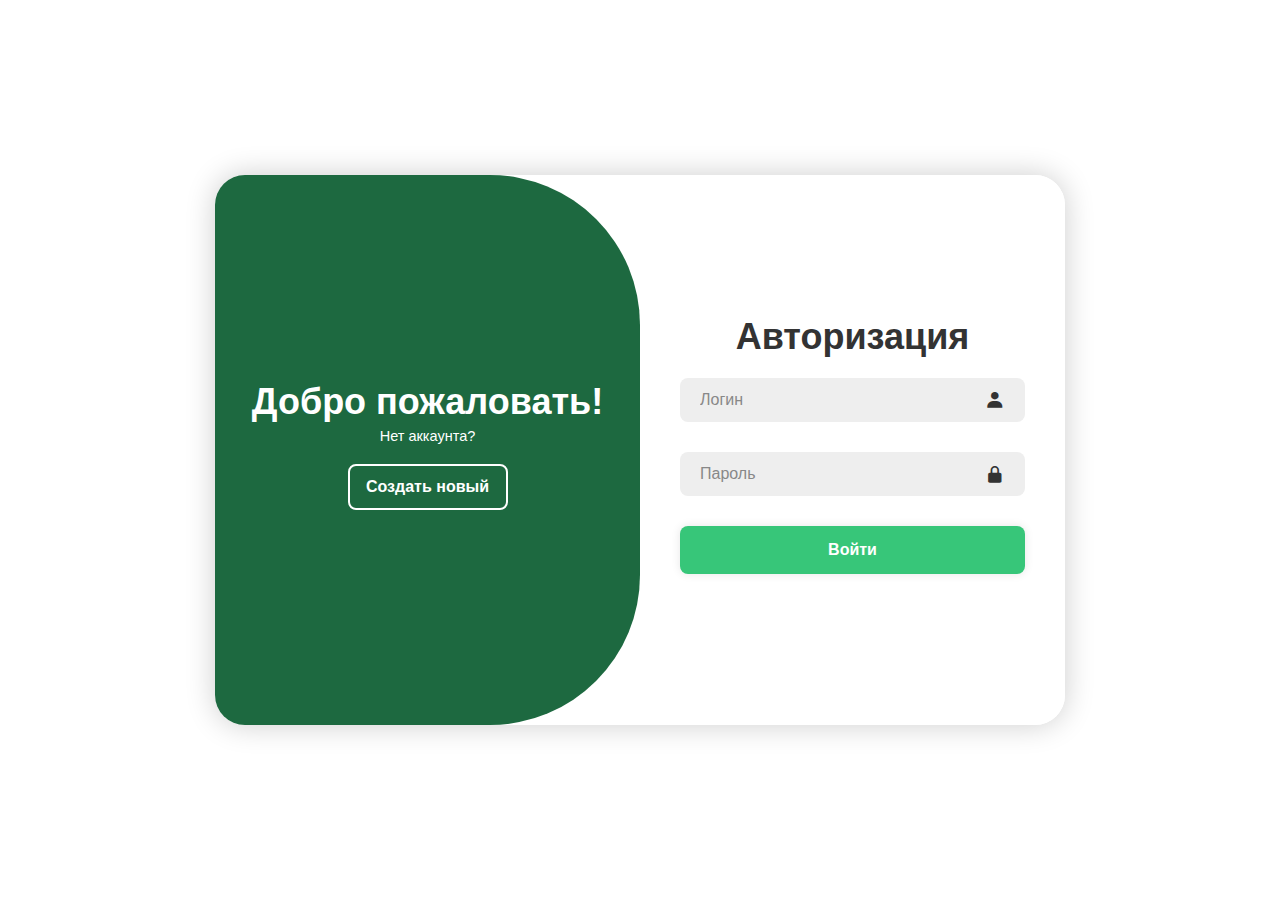
<file: src/main/resources/static/auth.html>
<!DOCTYPE html>
<html lang="en">
<head>
    <meta charset="UTF-8">
    <meta name="viewport" content="width=device-width, initial-scale=1.0">
    <title>Спизжено и переделано</title>
    <link rel="stylesheet" href="./css/auth.css">
    <link href='https://unpkg.com/boxicons@2.1.4/css/boxicons.min.css' rel='stylesheet'>
</head>
<body>
    <div class="container">
        <div class="form-box login">
            <form action="#">
                <h1>Авторизация</h1>
                <div class="input-box">
                    <input type="text" placeholder="Логин" required>
                    <i class='bx bxs-user'></i>
                </div>
                <div class="input-box">
                    <input type="password" placeholder="Пароль" required>
                    <i class='bx bxs-lock-alt' ></i>
                </div>
                <button type="submit" class="btn">Войти</button>
            </form>
        </div>

        <div class="form-box register">
            <form action="#">
                <h1>Регистрация</h1>
                <div class="input-box">
                    <input type="text" placeholder="Логин" required>
                    <i class='bx bxs-user'></i>
                </div>
                <div class="input-box">
                    <input type="email" placeholder="Электронная почта" required>
                    <i class='bx bxs-envelope' ></i>
                </div>
                <div class="input-box">
                    <input type="password" placeholder="Пароль" required>
                    <i class='bx bxs-lock-alt' ></i>
                </div>
                <button type="submit" class="btn">Создать</button>
            </form>
        </div>

        <div class="toggle-box">
            <div class="toggle-panel toggle-left">
                <h1>Добро пожаловать!</h1>
                <p>Нет аккаунта?</p>
                <button class="btn register-btn">Создать новый</button>
            </div>

            <div class="toggle-panel toggle-right">
                <h1>С возвращением!</h1>
                <p>Уже есть аккаунт?</p>
                <button class="btn login-btn">Войти</button>
            </div>
        </div>
    </div>

    <script src="./js/auth.js"></script>
</body>
</html>
</file>
<file: src/main/resources/static/css/auth.css>
* {
    margin: 0;
    padding: 0;
    box-sizing: border-box;
    font-family: "Poppins", sans-serif;
    text-decoration: none;
    list-style: none;
}

body {
    display: flex;
    justify-content: center;
    align-items: center;
    min-height: 100vh;
    background: linear-gradient(90deg, #fff, #fff);
}

.container {
    position: relative;
    width: 850px;
    height: 550px;
    background: #fff;
    margin: 20px;
    border-radius: 30px;
    box-shadow: 0 0 30px rgba(0, 0, 0, .2);
    overflow: hidden;
}

.container h1 {
    font-size: 36px;
    margin: -10px 0;
}

.container p {
    font-size: 14.5px;
    margin: 15px 0;
}

form {
    width: 100%;
}

.form-box {
    position: absolute;
    right: 0;
    width: 50%;
    height: 100%;
    background: #fff;
    display: flex;
    align-items: center;
    color: #333;
    text-align: center;
    padding: 40px;
    z-index: 1;
    transition: .6s ease-in-out 1.2s, visibility 0s 1s;
}

.container.active .form-box {
    right: 50%;
}

.form-box.register {
    visibility: hidden;
}

.container.active .form-box.register {
    visibility: visible;
}

.input-box {
    position: relative;
    margin: 30px 0;
}

.input-box input {
    width: 100%;
    padding: 13px 50px 13px 20px;
    background: #eee;
    border-radius: 8px;
    border: none;
    outline: none;
    font-size: 16px;
    color: #333;
    font-weight: 500;
}

.input-box input::placeholder {
    color: #888;
    font-weight: 400;
}

.input-box i {
    position: absolute;
    right: 20px;
    top: 50%;
    transform: translateY(-50%);
    font-size: 20px;
}

.forgot-link {
    margin: -15px 0 15px;
}

.forgot-link a {
    font-size: 14.5px;
    color: #333;
}

.btn {
    width: 100%;
    height: 48px;
    background: #37C679;
    border-radius: 8px;
    box-shadow: 0 0 10px rgba(0, 0, 0, .1);
    border: none;
    cursor: pointer;
    font-size: 16px;
    color: #fff;
    font-weight: 600;
}

.social-icons {
    display: flex;
    justify-content: center;
}

.social-icons a {
    display: inline-flex;
    padding: 10px;
    border: 2px solid #ccc;
    border-radius: 8px;
    font-size: 24px;
    color: #333;
    margin: 0 8px;
}

.toggle-box {
    position: absolute;
    width: 100%;
    height: 100%;
}

.toggle-box::before {
    content: '';
    position: absolute;
    left: -250%;
    width: 300%;
    height: 100%;
    background: #1D6940;
    /* border: 2px solid red; */
    border-radius: 150px;
    z-index: 2;
    transition: 1.8s ease-in-out;
}

.container.active .toggle-box::before {
    left: 50%;
}

.toggle-panel {
    position: absolute;
    width: 50%;
    height: 100%;
    /* background: seagreen; */
    color: #fff;
    display: flex;
    flex-direction: column;
    justify-content: center;
    align-items: center;
    z-index: 2;
    transition: .6s ease-in-out;
}

.toggle-panel.toggle-left {
    left: 0;
    transition-delay: 1.2s;
}

.container.active .toggle-panel.toggle-left {
    left: -50%;
    transition-delay: .6s;
}

.toggle-panel.toggle-right {
    right: -50%;
    transition-delay: .6s;
}

.container.active .toggle-panel.toggle-right {
    right: 0;
    transition-delay: 1.2s;
}

.toggle-panel p {
    margin-bottom: 20px;
}

.toggle-panel .btn {
    width: 160px;
    height: 46px;
    background: transparent;
    border: 2px solid #fff;
    box-shadow: none;
}

@media screen and (max-width: 650px) {
    .container {
        height: calc(100vh - 40px);
    }

    .form-box {
        bottom: 0;
        width: 100%;
        height: 70%;
    }

    .container.active .form-box {
        right: 0;
        bottom: 30%;
    }

    .toggle-box::before {
        left: 0;
        top: -270%;
        width: 100%;
        height: 300%;
        border-radius: 20vw;
    }

    .container.active .toggle-box::before {
        left: 0;
        top: 70%;
    }

    .container.active .toggle-panel.toggle-left {
        left: 0;
        top: -30%;
    }

    .toggle-panel {
        width: 100%;
        height: 30%;
    }

    .toggle-panel.toggle-left {
        top: 0;
    }

    .toggle-panel.toggle-right {
        right: 0;
        bottom: -30%;
    }

    .container.active .toggle-panel.toggle-right {
        bottom: 0;
    }
}

@media screen and (max-width: 400px) {
    .form-box {
        padding: 20px;
    }

    .toggle-panel h1 {
        font-size: 30px;
    }
}

.fadeIn {
    animation: fadeInEffect 0.5s forwards;
}

@keyframes fadeInEffect {
    from {
        opacity: 0;
        transform: translateY(-50px);
    }

    to {
        opacity: 1;
        transform: translateY(0);
    }
}
</file>
